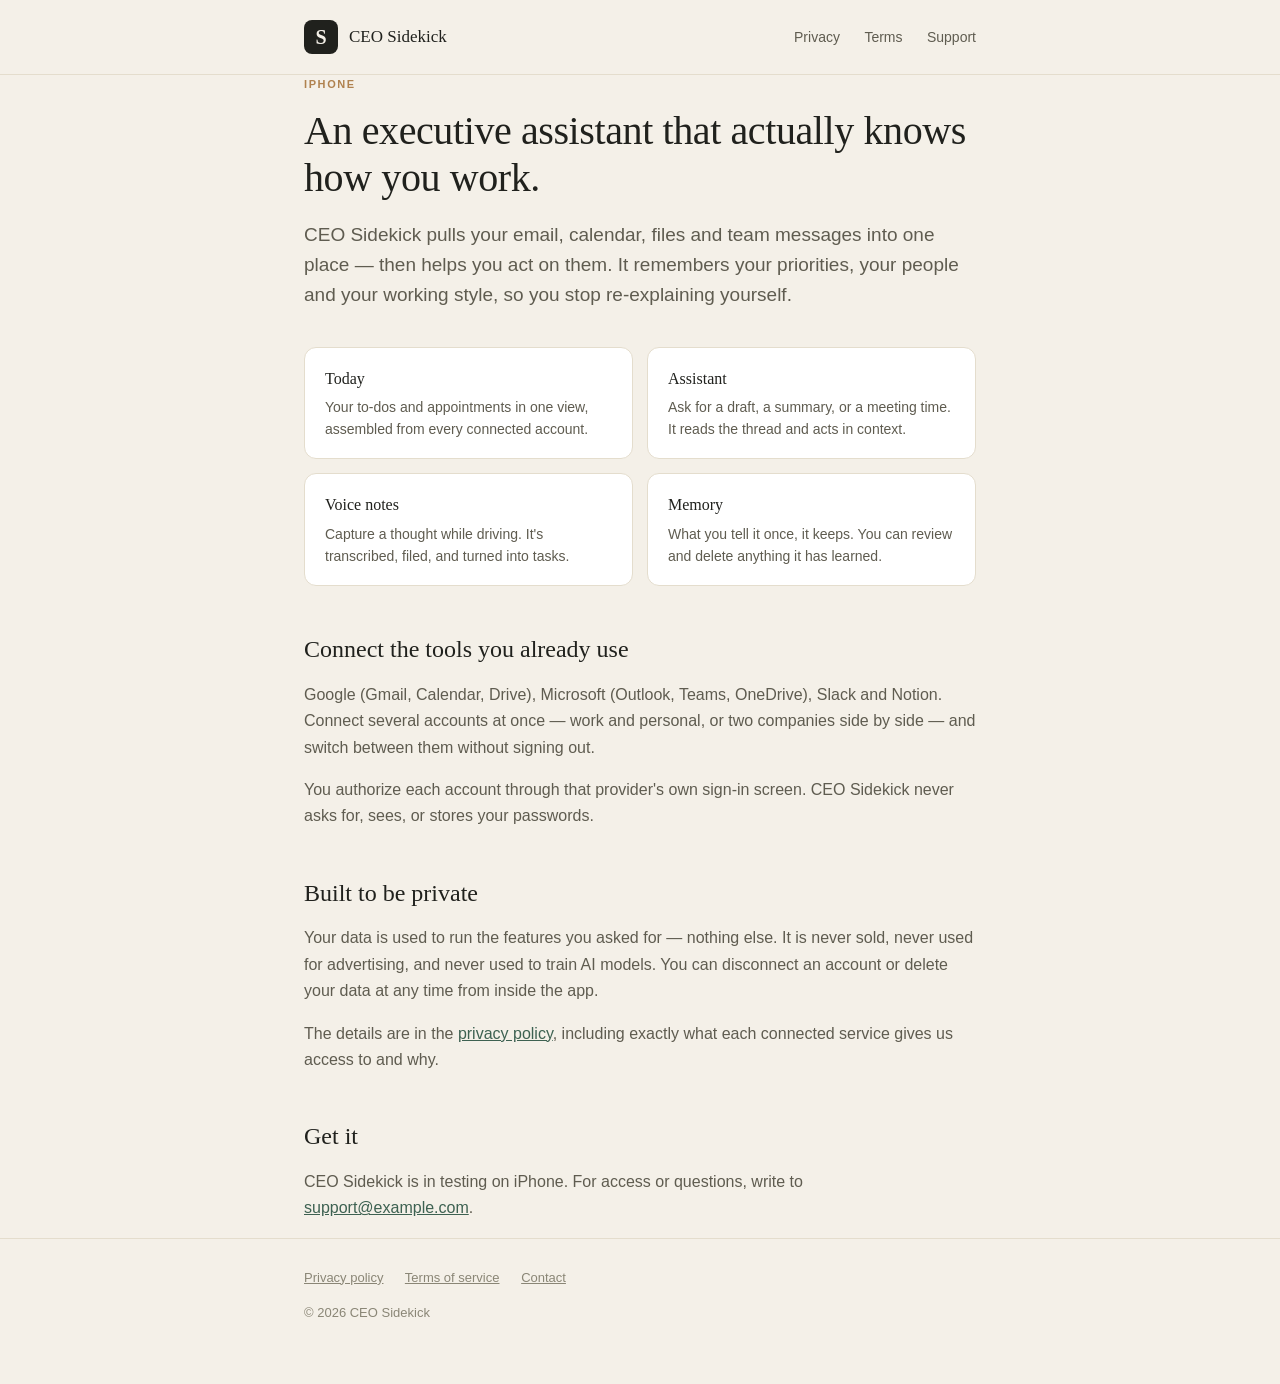
<file: index.html>
<!doctype html>
<html lang="en">
<head>
<meta charset="utf-8">
<meta name="robots" content="noindex">
<meta name="viewport" content="width=device-width, initial-scale=1">
<title>CEO Sidekick — an executive assistant that knows how you work</title>
<meta name="description" content="CEO Sidekick brings your email, calendar, files and messages into one place, and gives you an assistant that learns how you work.">
<link rel="stylesheet" href="style.css">
</head>
<body>

<header class="site">
  <div class="wrap">
    <a class="brand" href="index.html">
      <span class="mark">S</span>
      <span class="name">CEO Sidekick</span>
    </a>
    <nav class="site">
      <a href="privacy.html">Privacy</a>
      <a href="terms.html">Terms</a>
      <a href="mailto:support@example.com">Support</a>
    </nav>
  </div>
</header>

<main class="wrap">
  <p class="eyebrow">iPhone</p>
  <h1>An executive assistant that actually knows how you work.</h1>
  <p class="lede">
    CEO Sidekick pulls your email, calendar, files and team messages into one
    place — then helps you act on them. It remembers your priorities, your
    people and your working style, so you stop re-explaining yourself.
  </p>

  <div class="features">
    <div class="feature">
      <h3>Today</h3>
      <p>Your to-dos and appointments in one view, assembled from every connected account.</p>
    </div>
    <div class="feature">
      <h3>Assistant</h3>
      <p>Ask for a draft, a summary, or a meeting time. It reads the thread and acts in context.</p>
    </div>
    <div class="feature">
      <h3>Voice notes</h3>
      <p>Capture a thought while driving. It's transcribed, filed, and turned into tasks.</p>
    </div>
    <div class="feature">
      <h3>Memory</h3>
      <p>What you tell it once, it keeps. You can review and delete anything it has learned.</p>
    </div>
  </div>

  <h2>Connect the tools you already use</h2>
  <p>
    Google (Gmail, Calendar, Drive), Microsoft (Outlook, Teams, OneDrive), Slack
    and Notion. Connect several accounts at once — work and personal, or two
    companies side by side — and switch between them without signing out.
  </p>
  <p>
    You authorize each account through that provider's own sign-in screen. CEO
    Sidekick never asks for, sees, or stores your passwords.
  </p>

  <h2>Built to be private</h2>
  <p>
    Your data is used to run the features you asked for — nothing else. It is
    never sold, never used for advertising, and never used to train AI models.
    You can disconnect an account or delete your data at any time from inside
    the app.
  </p>
  <p>
    The details are in the <a href="privacy.html">privacy policy</a>, including
    exactly what each connected service gives us access to and why.
  </p>

  <h2>Get it</h2>
  <p>
    CEO Sidekick is in testing on iPhone. For access or questions, write to
    <a href="mailto:support@example.com">support@example.com</a>.
  </p>
</main>

<footer class="site">
  <div class="wrap">
    <a href="privacy.html">Privacy policy</a>
    <a href="terms.html">Terms of service</a>
    <a href="mailto:support@example.com">Contact</a>
    <p style="margin-top:14px">© 2026 CEO Sidekick</p>
  </div>
</footer>

</body>
</html>
</file>
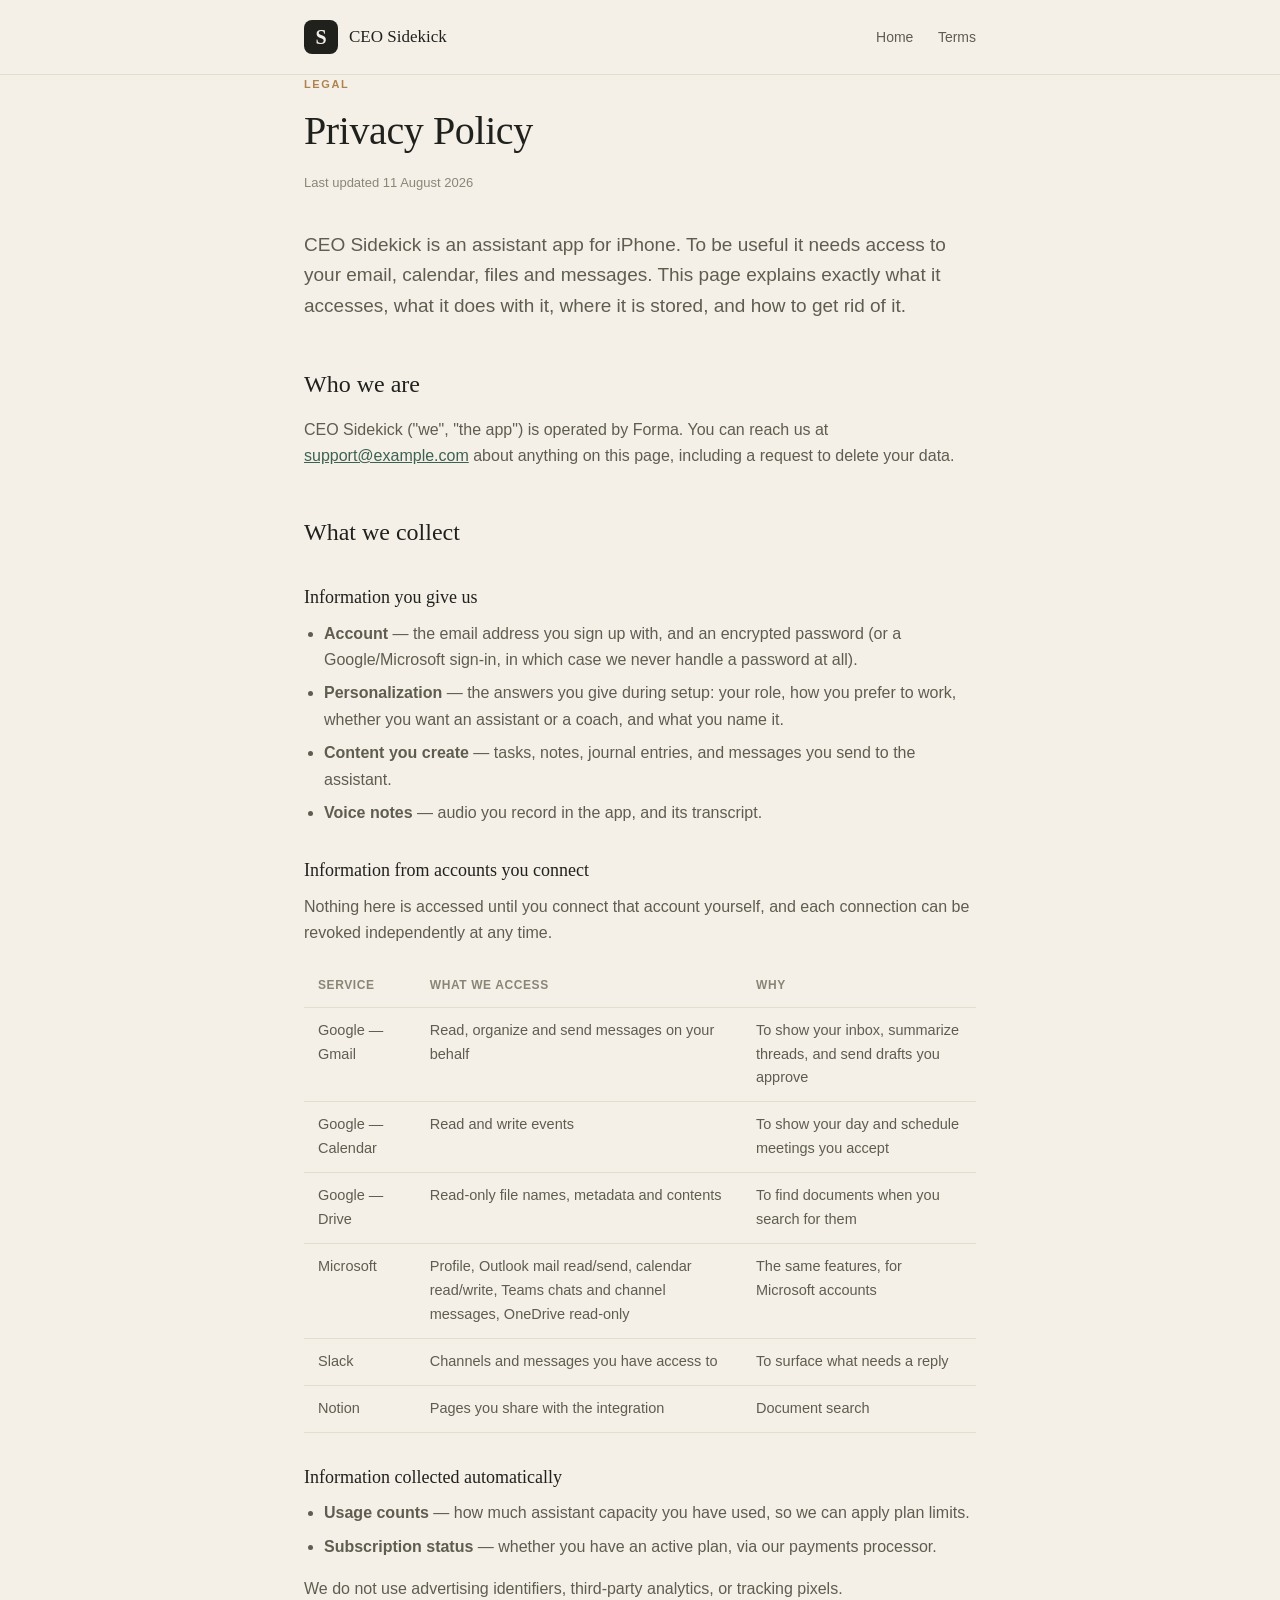
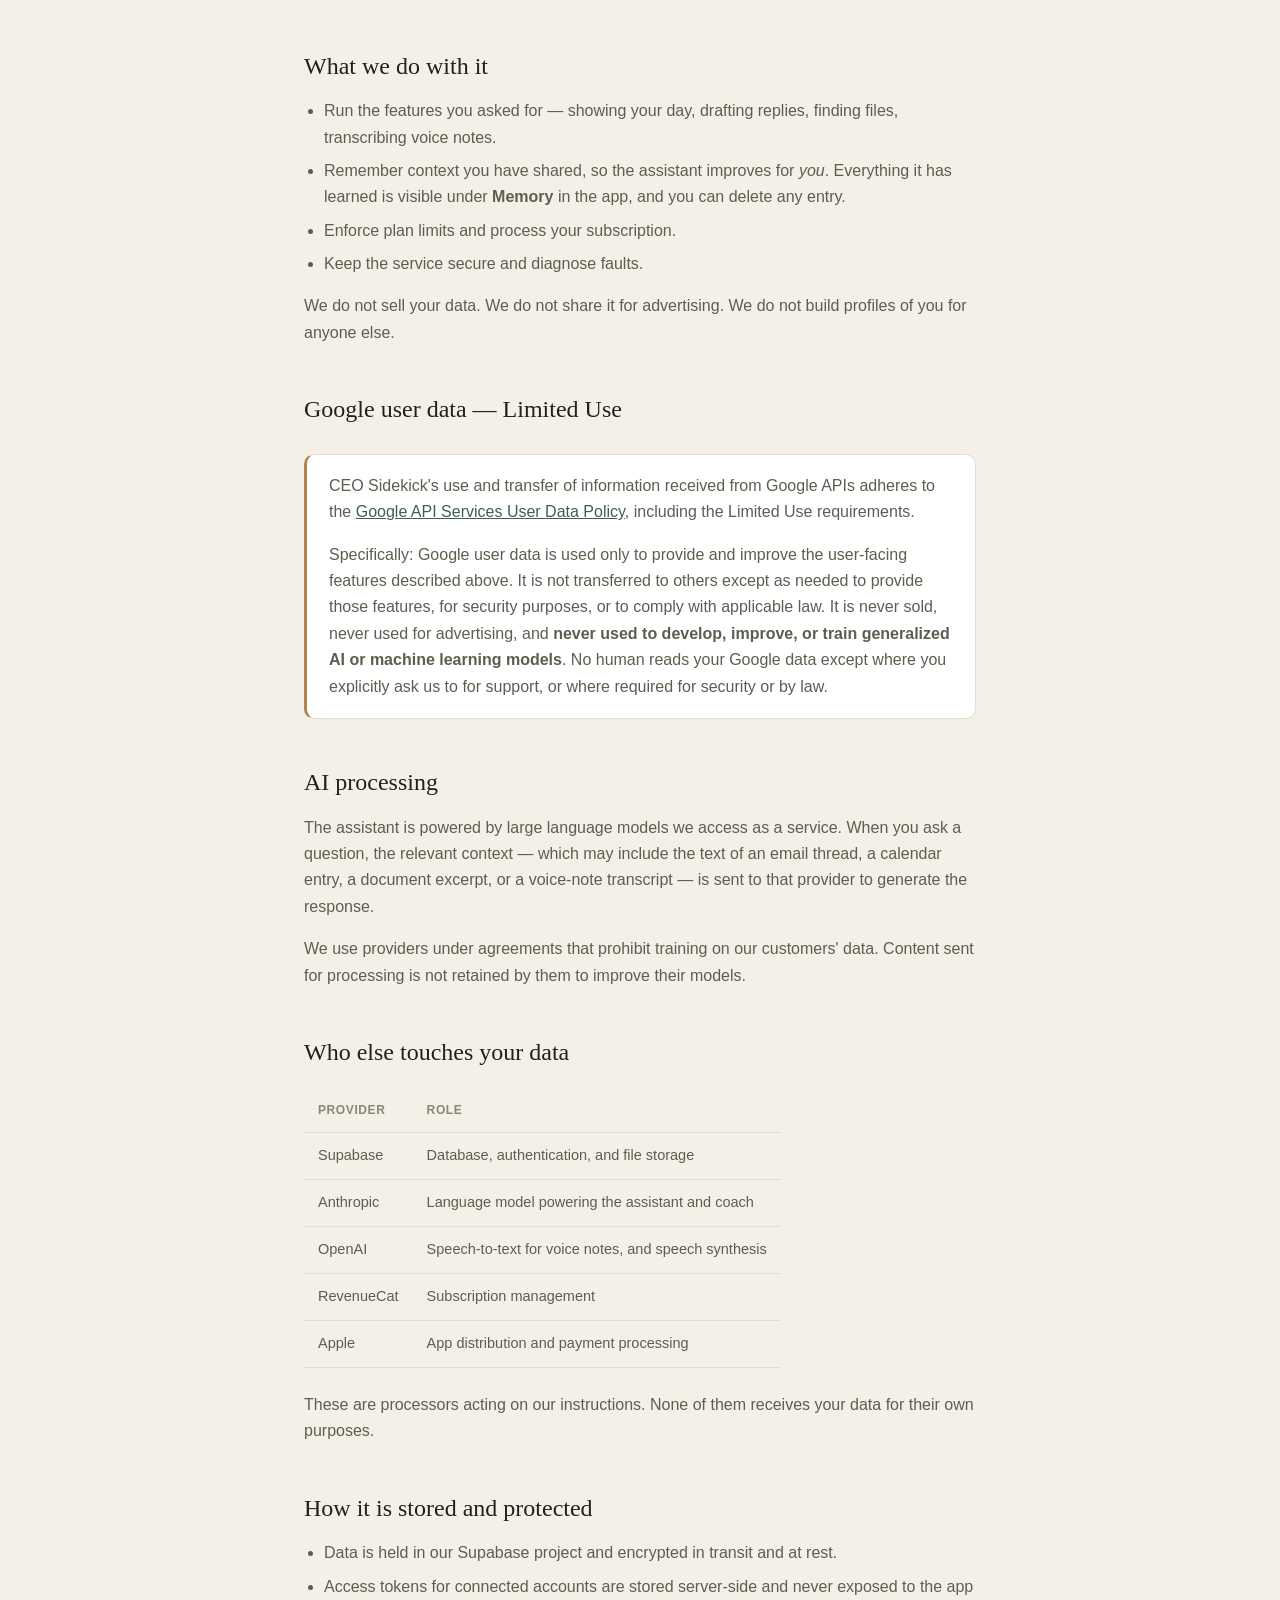
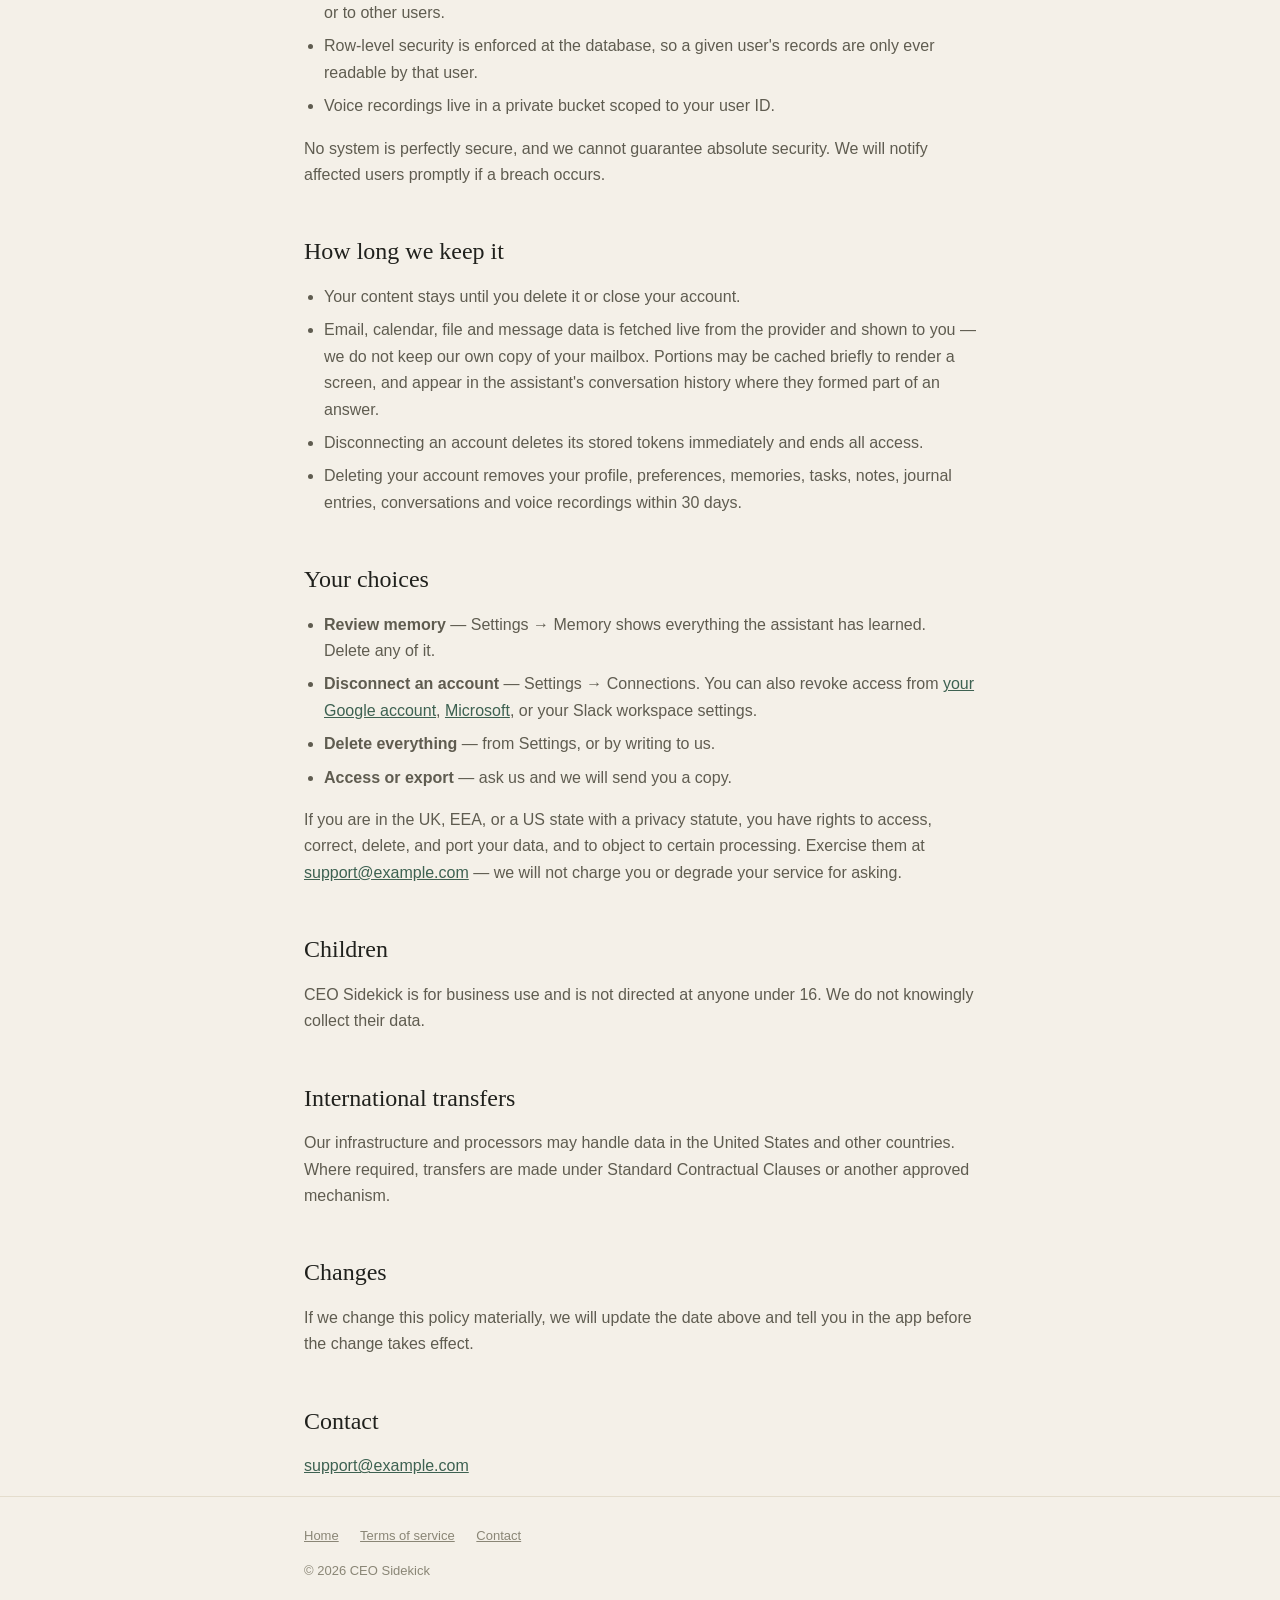
<file: privacy.html>
<!doctype html>
<html lang="en">
<head>
<meta charset="utf-8">
<meta name="robots" content="noindex">
<meta name="viewport" content="width=device-width, initial-scale=1">
<title>Privacy Policy — CEO Sidekick</title>
<meta name="description" content="How CEO Sidekick collects, uses, stores and deletes your data, including data from connected Google, Microsoft, Slack and Notion accounts.">
<link rel="stylesheet" href="style.css">
</head>
<body>

<header class="site">
  <div class="wrap">
    <a class="brand" href="index.html">
      <span class="mark">S</span>
      <span class="name">CEO Sidekick</span>
    </a>
    <nav class="site">
      <a href="index.html">Home</a>
      <a href="terms.html">Terms</a>
    </nav>
  </div>
</header>

<main class="wrap">
  <p class="eyebrow">Legal</p>
  <h1>Privacy Policy</h1>
  <p class="updated">Last updated 11 August 2026</p>

  <p class="lede">
    CEO Sidekick is an assistant app for iPhone. To be useful it needs access to
    your email, calendar, files and messages. This page explains exactly what it
    accesses, what it does with it, where it is stored, and how to get rid of it.
  </p>

  <h2>Who we are</h2>
  <p>
    CEO Sidekick ("we", "the app") is operated by Forma. You can reach us at
    <a href="mailto:support@example.com">support@example.com</a> about anything
    on this page, including a request to delete your data.
  </p>

  <h2>What we collect</h2>

  <h3>Information you give us</h3>
  <ul>
    <li><strong>Account</strong> — the email address you sign up with, and an encrypted password (or a Google/Microsoft sign-in, in which case we never handle a password at all).</li>
    <li><strong>Personalization</strong> — the answers you give during setup: your role, how you prefer to work, whether you want an assistant or a coach, and what you name it.</li>
    <li><strong>Content you create</strong> — tasks, notes, journal entries, and messages you send to the assistant.</li>
    <li><strong>Voice notes</strong> — audio you record in the app, and its transcript.</li>
  </ul>

  <h3>Information from accounts you connect</h3>
  <p>
    Nothing here is accessed until you connect that account yourself, and each
    connection can be revoked independently at any time.
  </p>

  <table>
    <thead>
      <tr><th>Service</th><th>What we access</th><th>Why</th></tr>
    </thead>
    <tbody>
      <tr>
        <td>Google — Gmail</td>
        <td>Read, organize and send messages on your behalf</td>
        <td>To show your inbox, summarize threads, and send drafts you approve</td>
      </tr>
      <tr>
        <td>Google — Calendar</td>
        <td>Read and write events</td>
        <td>To show your day and schedule meetings you accept</td>
      </tr>
      <tr>
        <td>Google — Drive</td>
        <td>Read-only file names, metadata and contents</td>
        <td>To find documents when you search for them</td>
      </tr>
      <tr>
        <td>Microsoft</td>
        <td>Profile, Outlook mail read/send, calendar read/write, Teams chats and channel messages, OneDrive read-only</td>
        <td>The same features, for Microsoft accounts</td>
      </tr>
      <tr>
        <td>Slack</td>
        <td>Channels and messages you have access to</td>
        <td>To surface what needs a reply</td>
      </tr>
      <tr>
        <td>Notion</td>
        <td>Pages you share with the integration</td>
        <td>Document search</td>
      </tr>
    </tbody>
  </table>

  <h3>Information collected automatically</h3>
  <ul>
    <li><strong>Usage counts</strong> — how much assistant capacity you have used, so we can apply plan limits.</li>
    <li><strong>Subscription status</strong> — whether you have an active plan, via our payments processor.</li>
  </ul>
  <p>We do not use advertising identifiers, third-party analytics, or tracking pixels.</p>

  <h2>What we do with it</h2>
  <ul>
    <li>Run the features you asked for — showing your day, drafting replies, finding files, transcribing voice notes.</li>
    <li>Remember context you have shared, so the assistant improves for <em>you</em>. Everything it has learned is visible under <strong>Memory</strong> in the app, and you can delete any entry.</li>
    <li>Enforce plan limits and process your subscription.</li>
    <li>Keep the service secure and diagnose faults.</li>
  </ul>
  <p>We do not sell your data. We do not share it for advertising. We do not build profiles of you for anyone else.</p>

  <h2>Google user data — Limited Use</h2>
  <div class="callout">
    <p>
      CEO Sidekick's use and transfer of information received from Google APIs
      adheres to the
      <a href="https://developers.google.com/terms/api-services-user-data-policy" rel="noopener">Google API Services User Data Policy</a>,
      including the Limited Use requirements.
    </p>
    <p>
      Specifically: Google user data is used only to provide and improve the
      user-facing features described above. It is not transferred to others
      except as needed to provide those features, for security purposes, or to
      comply with applicable law. It is never sold, never used for advertising,
      and <strong>never used to develop, improve, or train generalized AI or
      machine learning models</strong>. No human reads your Google data except
      where you explicitly ask us to for support, or where required for security
      or by law.
    </p>
  </div>

  <h2>AI processing</h2>
  <p>
    The assistant is powered by large language models we access as a service.
    When you ask a question, the relevant context — which may include the text of
    an email thread, a calendar entry, a document excerpt, or a voice-note
    transcript — is sent to that provider to generate the response.
  </p>
  <p>
    We use providers under agreements that prohibit training on our
    customers' data. Content sent for processing is not retained by them to
    improve their models.
  </p>

  <h2>Who else touches your data</h2>
  <table>
    <thead><tr><th>Provider</th><th>Role</th></tr></thead>
    <tbody>
      <tr><td>Supabase</td><td>Database, authentication, and file storage</td></tr>
      <tr><td>Anthropic</td><td>Language model powering the assistant and coach</td></tr>
      <tr><td>OpenAI</td><td>Speech-to-text for voice notes, and speech synthesis</td></tr>
      <tr><td>RevenueCat</td><td>Subscription management</td></tr>
      <tr><td>Apple</td><td>App distribution and payment processing</td></tr>
    </tbody>
  </table>
  <p>These are processors acting on our instructions. None of them receives your data for their own purposes.</p>

  <h2>How it is stored and protected</h2>
  <ul>
    <li>Data is held in our Supabase project and encrypted in transit and at rest.</li>
    <li>Access tokens for connected accounts are stored server-side and never exposed to the app or to other users.</li>
    <li>Row-level security is enforced at the database, so a given user's records are only ever readable by that user.</li>
    <li>Voice recordings live in a private bucket scoped to your user ID.</li>
  </ul>
  <p>
    No system is perfectly secure, and we cannot guarantee absolute security. We
    will notify affected users promptly if a breach occurs.
  </p>

  <h2>How long we keep it</h2>
  <ul>
    <li>Your content stays until you delete it or close your account.</li>
    <li>Email, calendar, file and message data is fetched live from the provider and shown to you — we do not keep our own copy of your mailbox. Portions may be cached briefly to render a screen, and appear in the assistant's conversation history where they formed part of an answer.</li>
    <li>Disconnecting an account deletes its stored tokens immediately and ends all access.</li>
    <li>Deleting your account removes your profile, preferences, memories, tasks, notes, journal entries, conversations and voice recordings within 30 days.</li>
  </ul>

  <h2>Your choices</h2>
  <ul>
    <li><strong>Review memory</strong> — Settings → Memory shows everything the assistant has learned. Delete any of it.</li>
    <li><strong>Disconnect an account</strong> — Settings → Connections. You can also revoke access from
      <a href="https://myaccount.google.com/permissions" rel="noopener">your Google account</a>,
      <a href="https://myapps.microsoft.com" rel="noopener">Microsoft</a>, or your Slack workspace settings.</li>
    <li><strong>Delete everything</strong> — from Settings, or by writing to us.</li>
    <li><strong>Access or export</strong> — ask us and we will send you a copy.</li>
  </ul>
  <p>
    If you are in the UK, EEA, or a US state with a privacy statute, you have
    rights to access, correct, delete, and port your data, and to object to
    certain processing. Exercise them at
    <a href="mailto:support@example.com">support@example.com</a> — we will not
    charge you or degrade your service for asking.
  </p>

  <h2>Children</h2>
  <p>CEO Sidekick is for business use and is not directed at anyone under 16. We do not knowingly collect their data.</p>

  <h2>International transfers</h2>
  <p>
    Our infrastructure and processors may handle data in the United States and
    other countries. Where required, transfers are made under Standard
    Contractual Clauses or another approved mechanism.
  </p>

  <h2>Changes</h2>
  <p>
    If we change this policy materially, we will update the date above and tell
    you in the app before the change takes effect.
  </p>

  <h2>Contact</h2>
  <p><a href="mailto:support@example.com">support@example.com</a></p>
</main>

<footer class="site">
  <div class="wrap">
    <a href="index.html">Home</a>
    <a href="terms.html">Terms of service</a>
    <a href="mailto:support@example.com">Contact</a>
    <p style="margin-top:14px">© 2026 CEO Sidekick</p>
  </div>
</footer>

</body>
</html>
</file>
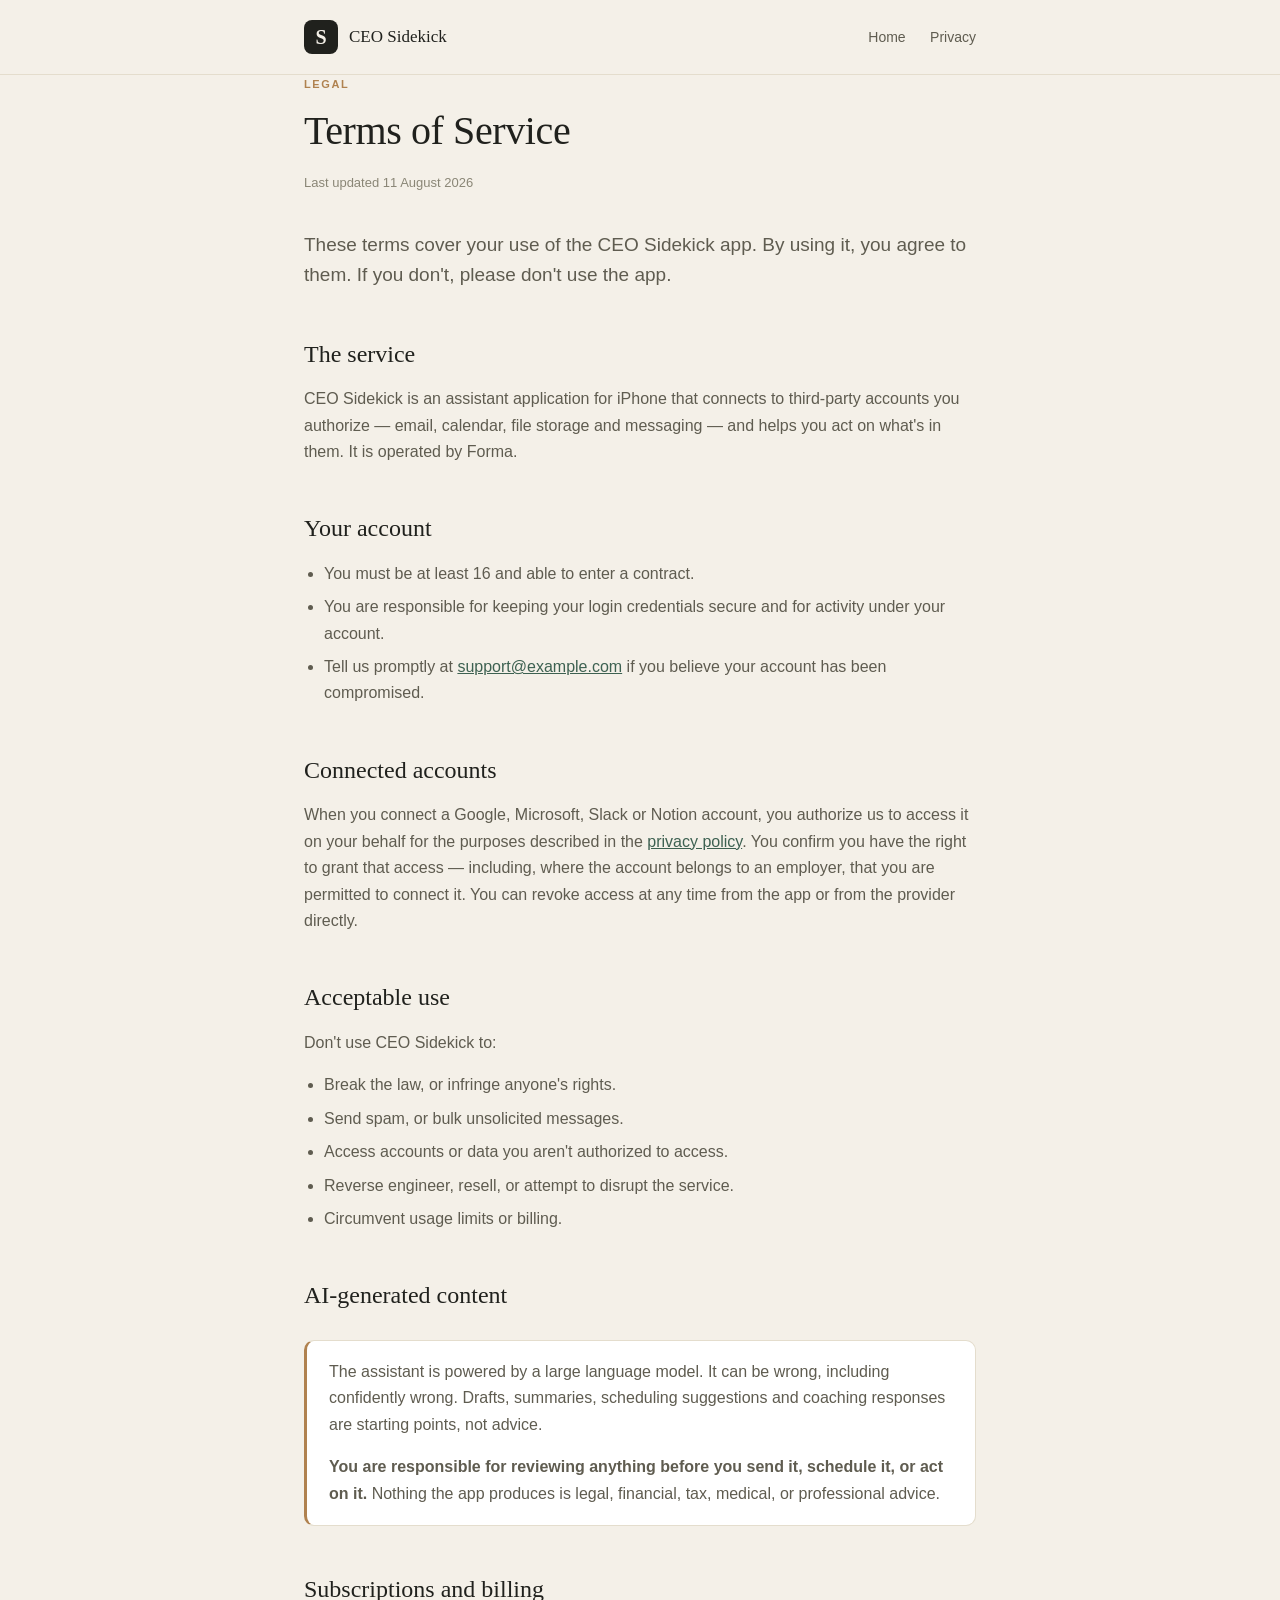
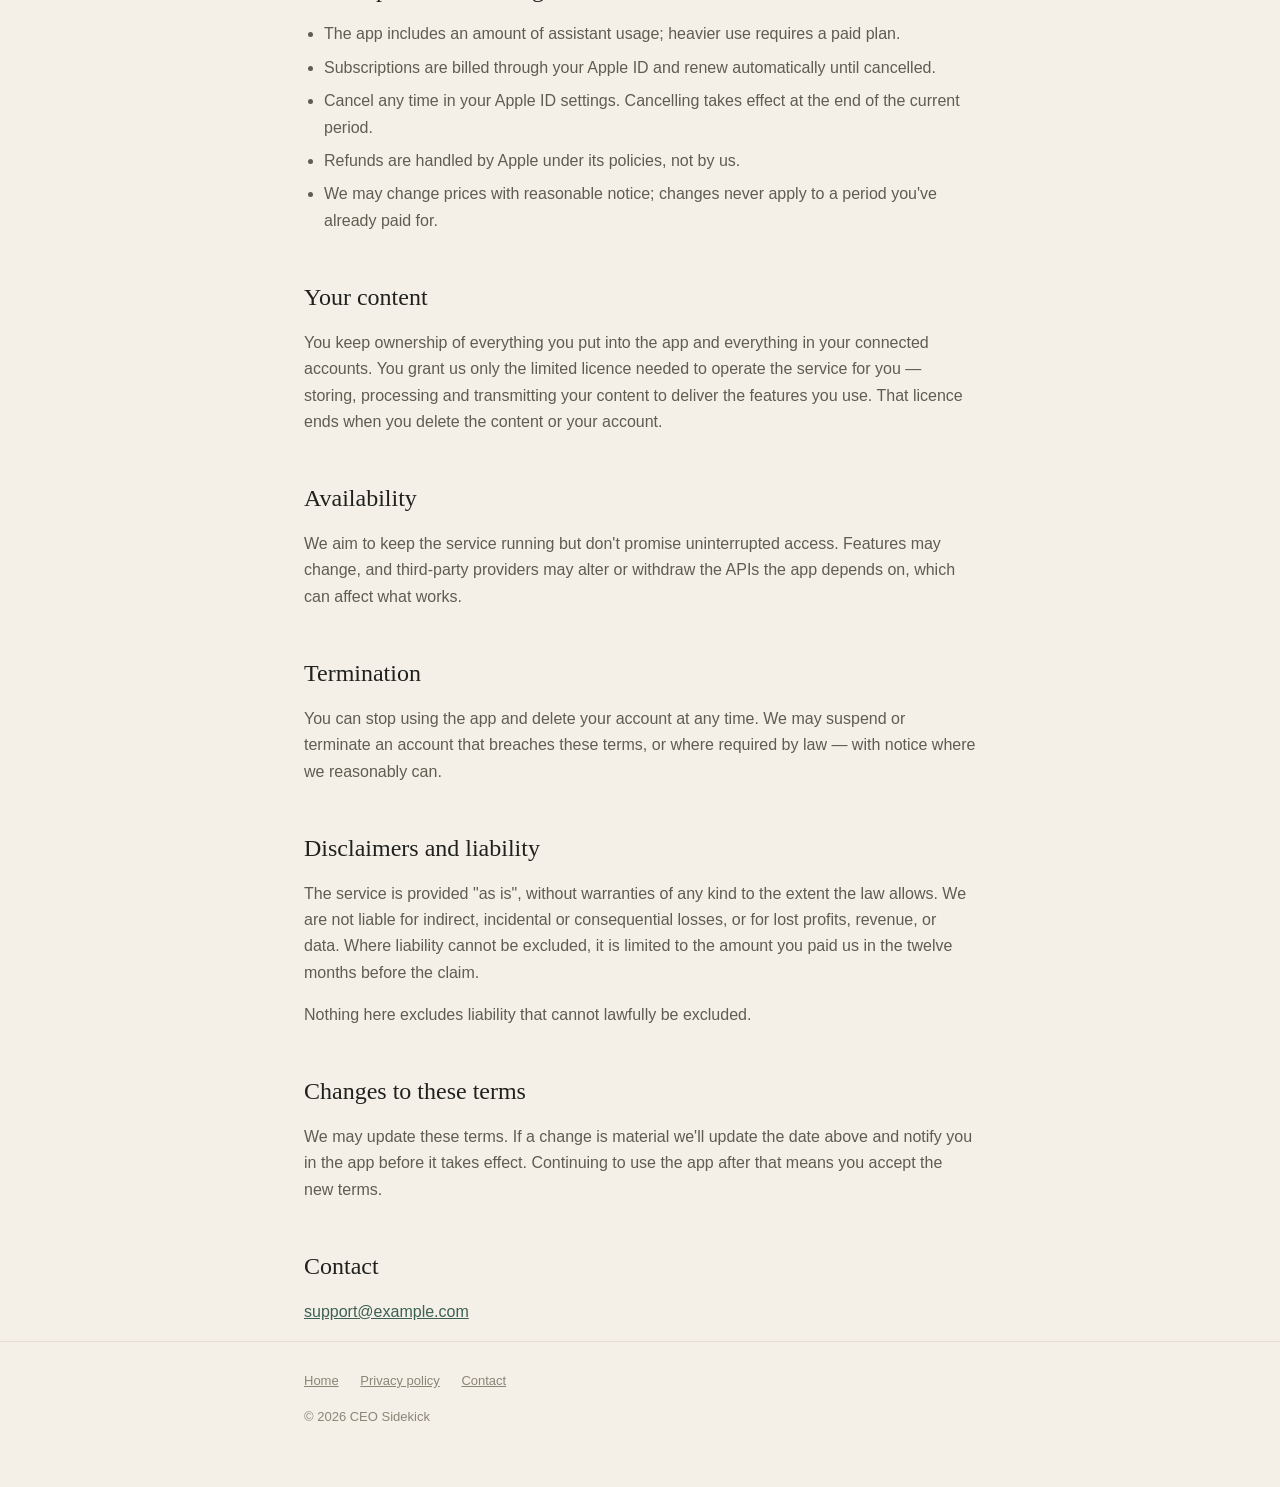
<file: terms.html>
<!doctype html>
<html lang="en">
<head>
<meta charset="utf-8">
<meta name="robots" content="noindex">
<meta name="viewport" content="width=device-width, initial-scale=1">
<title>Terms of Service — CEO Sidekick</title>
<meta name="description" content="The terms you agree to when you use CEO Sidekick.">
<link rel="stylesheet" href="style.css">
</head>
<body>

<header class="site">
  <div class="wrap">
    <a class="brand" href="index.html">
      <span class="mark">S</span>
      <span class="name">CEO Sidekick</span>
    </a>
    <nav class="site">
      <a href="index.html">Home</a>
      <a href="privacy.html">Privacy</a>
    </nav>
  </div>
</header>

<main class="wrap">
  <p class="eyebrow">Legal</p>
  <h1>Terms of Service</h1>
  <p class="updated">Last updated 11 August 2026</p>

  <p class="lede">
    These terms cover your use of the CEO Sidekick app. By using it, you agree
    to them. If you don't, please don't use the app.
  </p>

  <h2>The service</h2>
  <p>
    CEO Sidekick is an assistant application for iPhone that connects to
    third-party accounts you authorize — email, calendar, file storage and
    messaging — and helps you act on what's in them. It is operated by Forma.
  </p>

  <h2>Your account</h2>
  <ul>
    <li>You must be at least 16 and able to enter a contract.</li>
    <li>You are responsible for keeping your login credentials secure and for activity under your account.</li>
    <li>Tell us promptly at <a href="mailto:support@example.com">support@example.com</a> if you believe your account has been compromised.</li>
  </ul>

  <h2>Connected accounts</h2>
  <p>
    When you connect a Google, Microsoft, Slack or Notion account, you authorize
    us to access it on your behalf for the purposes described in the
    <a href="privacy.html">privacy policy</a>. You confirm you have the right to
    grant that access — including, where the account belongs to an employer, that
    you are permitted to connect it. You can revoke access at any time from the
    app or from the provider directly.
  </p>

  <h2>Acceptable use</h2>
  <p>Don't use CEO Sidekick to:</p>
  <ul>
    <li>Break the law, or infringe anyone's rights.</li>
    <li>Send spam, or bulk unsolicited messages.</li>
    <li>Access accounts or data you aren't authorized to access.</li>
    <li>Reverse engineer, resell, or attempt to disrupt the service.</li>
    <li>Circumvent usage limits or billing.</li>
  </ul>

  <h2>AI-generated content</h2>
  <div class="callout">
    <p>
      The assistant is powered by a large language model. It can be wrong,
      including confidently wrong. Drafts, summaries, scheduling suggestions and
      coaching responses are starting points, not advice.
    </p>
    <p>
      <strong>You are responsible for reviewing anything before you send it,
      schedule it, or act on it.</strong> Nothing the app produces is legal,
      financial, tax, medical, or professional advice.
    </p>
  </div>

  <h2>Subscriptions and billing</h2>
  <ul>
    <li>The app includes an amount of assistant usage; heavier use requires a paid plan.</li>
    <li>Subscriptions are billed through your Apple ID and renew automatically until cancelled.</li>
    <li>Cancel any time in your Apple ID settings. Cancelling takes effect at the end of the current period.</li>
    <li>Refunds are handled by Apple under its policies, not by us.</li>
    <li>We may change prices with reasonable notice; changes never apply to a period you've already paid for.</li>
  </ul>

  <h2>Your content</h2>
  <p>
    You keep ownership of everything you put into the app and everything in your
    connected accounts. You grant us only the limited licence needed to operate
    the service for you — storing, processing and transmitting your content to
    deliver the features you use. That licence ends when you delete the content
    or your account.
  </p>

  <h2>Availability</h2>
  <p>
    We aim to keep the service running but don't promise uninterrupted access.
    Features may change, and third-party providers may alter or withdraw the APIs
    the app depends on, which can affect what works.
  </p>

  <h2>Termination</h2>
  <p>
    You can stop using the app and delete your account at any time. We may
    suspend or terminate an account that breaches these terms, or where required
    by law — with notice where we reasonably can.
  </p>

  <h2>Disclaimers and liability</h2>
  <p>
    The service is provided "as is", without warranties of any kind to the extent
    the law allows. We are not liable for indirect, incidental or consequential
    losses, or for lost profits, revenue, or data. Where liability cannot be
    excluded, it is limited to the amount you paid us in the twelve months before
    the claim.
  </p>
  <p>Nothing here excludes liability that cannot lawfully be excluded.</p>

  <h2>Changes to these terms</h2>
  <p>
    We may update these terms. If a change is material we'll update the date
    above and notify you in the app before it takes effect. Continuing to use the
    app after that means you accept the new terms.
  </p>

  <h2>Contact</h2>
  <p><a href="mailto:support@example.com">support@example.com</a></p>
</main>

<footer class="site">
  <div class="wrap">
    <a href="index.html">Home</a>
    <a href="privacy.html">Privacy policy</a>
    <a href="mailto:support@example.com">Contact</a>
    <p style="margin-top:14px">© 2026 CEO Sidekick</p>
  </div>
</footer>

</body>
</html>
</file>
<file: style.css>
/* CEO Sidekick — public site.
   Values mirror src/constants/theme.js so the marketing site and the app read
   as one product. Kept as a plain stylesheet, no build step: these pages have
   to be trivially deployable to any static host. */

:root {
  --paper:  #F4F0E8;
  --card:   #FFFFFF;
  --ink:    #20211D;
  --body:   #5f5c50;
  --muted:  #8a8676;
  --accent: #3D6151;
  --gold:   #B0824F;
  --border: #e4ddcd;
}

* { box-sizing: border-box; }

body {
  margin: 0;
  background: var(--paper);
  color: var(--body);
  font: 16px/1.65 -apple-system, BlinkMacSystemFont, "Segoe UI", Roboto, sans-serif;
  -webkit-font-smoothing: antialiased;
}

.wrap { max-width: 720px; margin: 0 auto; padding: 0 24px; }

/* ── Masthead ─────────────────────────────────────────────────────────────── */
header.site {
  border-bottom: 1px solid var(--border);
  background: var(--paper);
}
header.site .wrap {
  display: flex; align-items: center; justify-content: space-between;
  gap: 16px; padding-top: 20px; padding-bottom: 20px;
}
.brand {
  display: flex; align-items: center; gap: 11px;
  text-decoration: none; color: var(--ink);
}
.brand .mark {
  width: 34px; height: 34px; border-radius: 8px;
  background: var(--ink); color: var(--paper);
  font-family: Georgia, "Times New Roman", serif; font-weight: 700;
  font-size: 20px; line-height: 34px; text-align: center;
}
.brand .name { font-family: Georgia, serif; font-size: 17px; }
nav.site a {
  color: var(--body); text-decoration: none; font-size: 14px; margin-left: 20px;
}
nav.site a:hover { color: var(--accent); }

/* ── Type ─────────────────────────────────────────────────────────────────── */
h1, h2, h3 { font-family: Georgia, "Times New Roman", serif; color: var(--ink); font-weight: 400; }
h1 { font-size: 40px; line-height: 1.18; letter-spacing: -0.4px; margin: 0 0 18px; }
h2 { font-size: 24px; margin: 44px 0 12px; }
h3 { font-size: 18px; margin: 30px 0 8px; }
p  { margin: 0 0 16px; }
a  { color: var(--accent); }

.eyebrow {
  font-size: 11px; letter-spacing: 1.6px; text-transform: uppercase;
  color: var(--gold); font-weight: 700; margin: 0 0 14px;
}
.lede { font-size: 19px; line-height: 1.6; color: var(--body); }
.updated { font-size: 13px; color: var(--muted); margin-bottom: 36px; }

/* ── Blocks ───────────────────────────────────────────────────────────────── */
main { padding: 56px 0 72px; }

.features { display: grid; gap: 14px; grid-template-columns: 1fr 1fr; margin: 36px 0; }
@media (max-width: 620px) { .features { grid-template-columns: 1fr; } }
.feature {
  background: var(--card); border: 1px solid var(--border);
  border-radius: 12px; padding: 18px 20px;
}
.feature h3 { margin: 0 0 5px; font-size: 16px; }
.feature p  { margin: 0; font-size: 14px; line-height: 1.55; color: var(--body); }

table {
  width: 100%; border-collapse: collapse; margin: 18px 0 24px; font-size: 14.5px;
  display: block; overflow-x: auto;
}
th, td { text-align: left; padding: 11px 14px; border-bottom: 1px solid var(--border); vertical-align: top; }
th { font-size: 12px; letter-spacing: .6px; text-transform: uppercase; color: var(--muted); font-weight: 700; }

.callout {
  background: var(--card); border: 1px solid var(--border);
  border-left: 3px solid var(--gold);
  border-radius: 10px; padding: 18px 22px; margin: 24px 0;
}
.callout p:last-child { margin-bottom: 0; }

ul { padding-left: 20px; margin: 0 0 16px; }
li { margin-bottom: 7px; }

footer.site {
  border-top: 1px solid var(--border); padding: 28px 0 44px;
  font-size: 13px; color: var(--muted);
}
footer.site a { color: var(--muted); margin-right: 18px; }

/* Viewers on a dark OS theme still get a legible page. */
@media (prefers-color-scheme: dark) {
  :root {
    --paper: #1a1b17; --card: #232420; --ink: #F4F0E8;
    --body: #c9c4b4; --muted: #8a8676; --border: #34352f;
    --accent: #7fae98; --gold: #cbb68b;
  }
  .brand .mark { background: var(--paper); color: var(--ink); border: 1px solid var(--border); }
}
</file>
